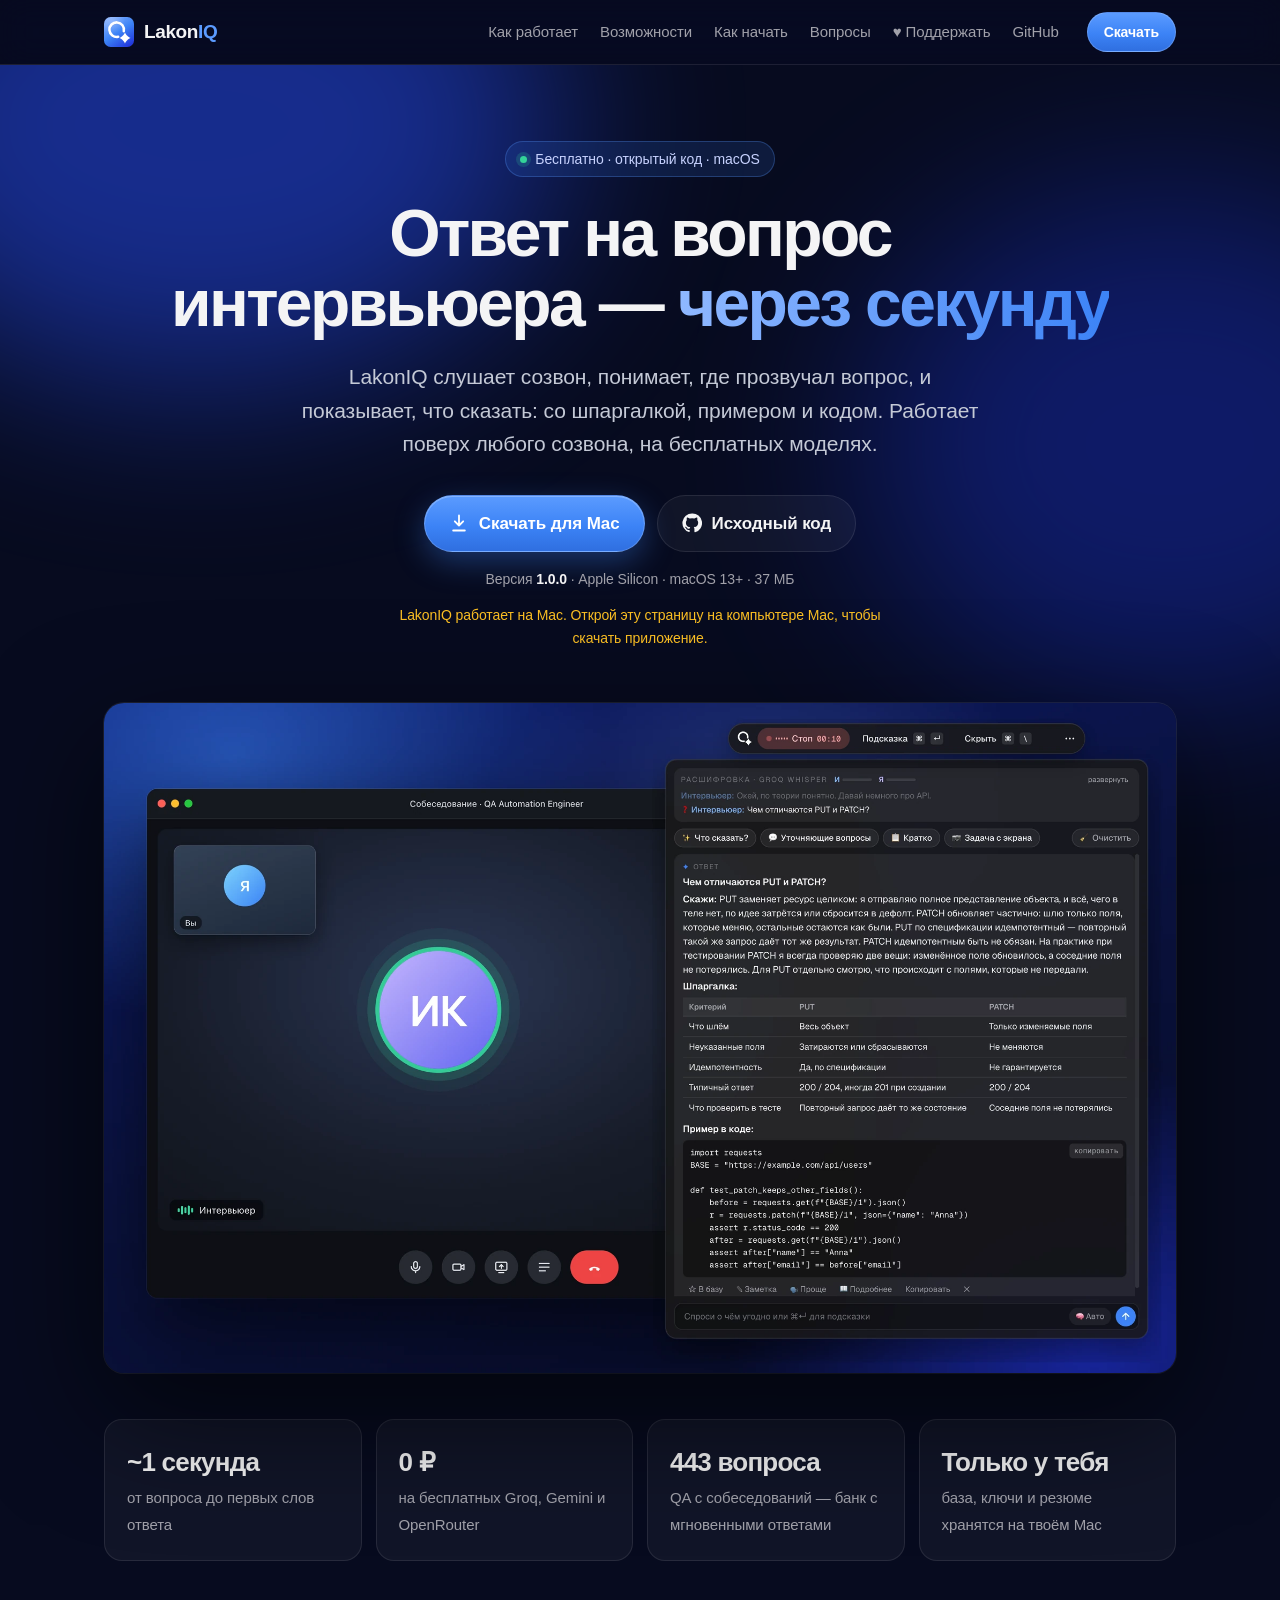
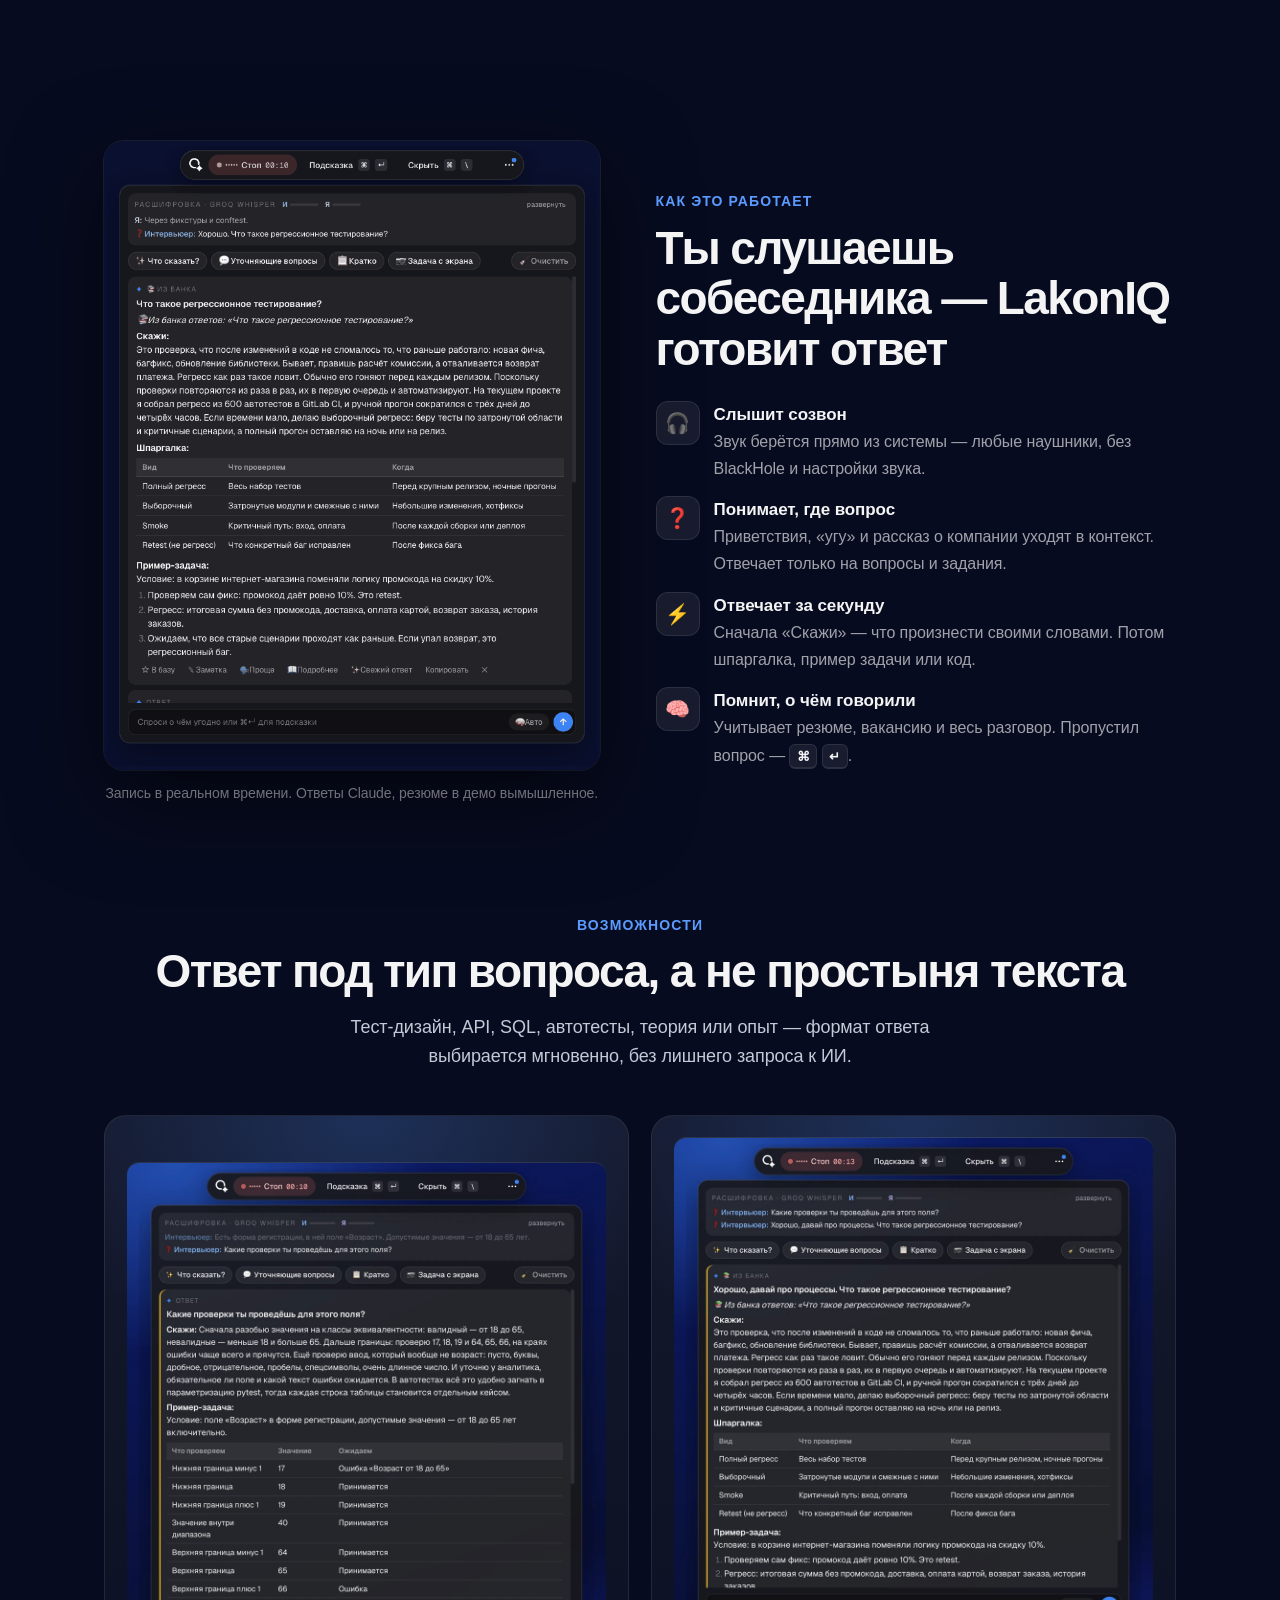
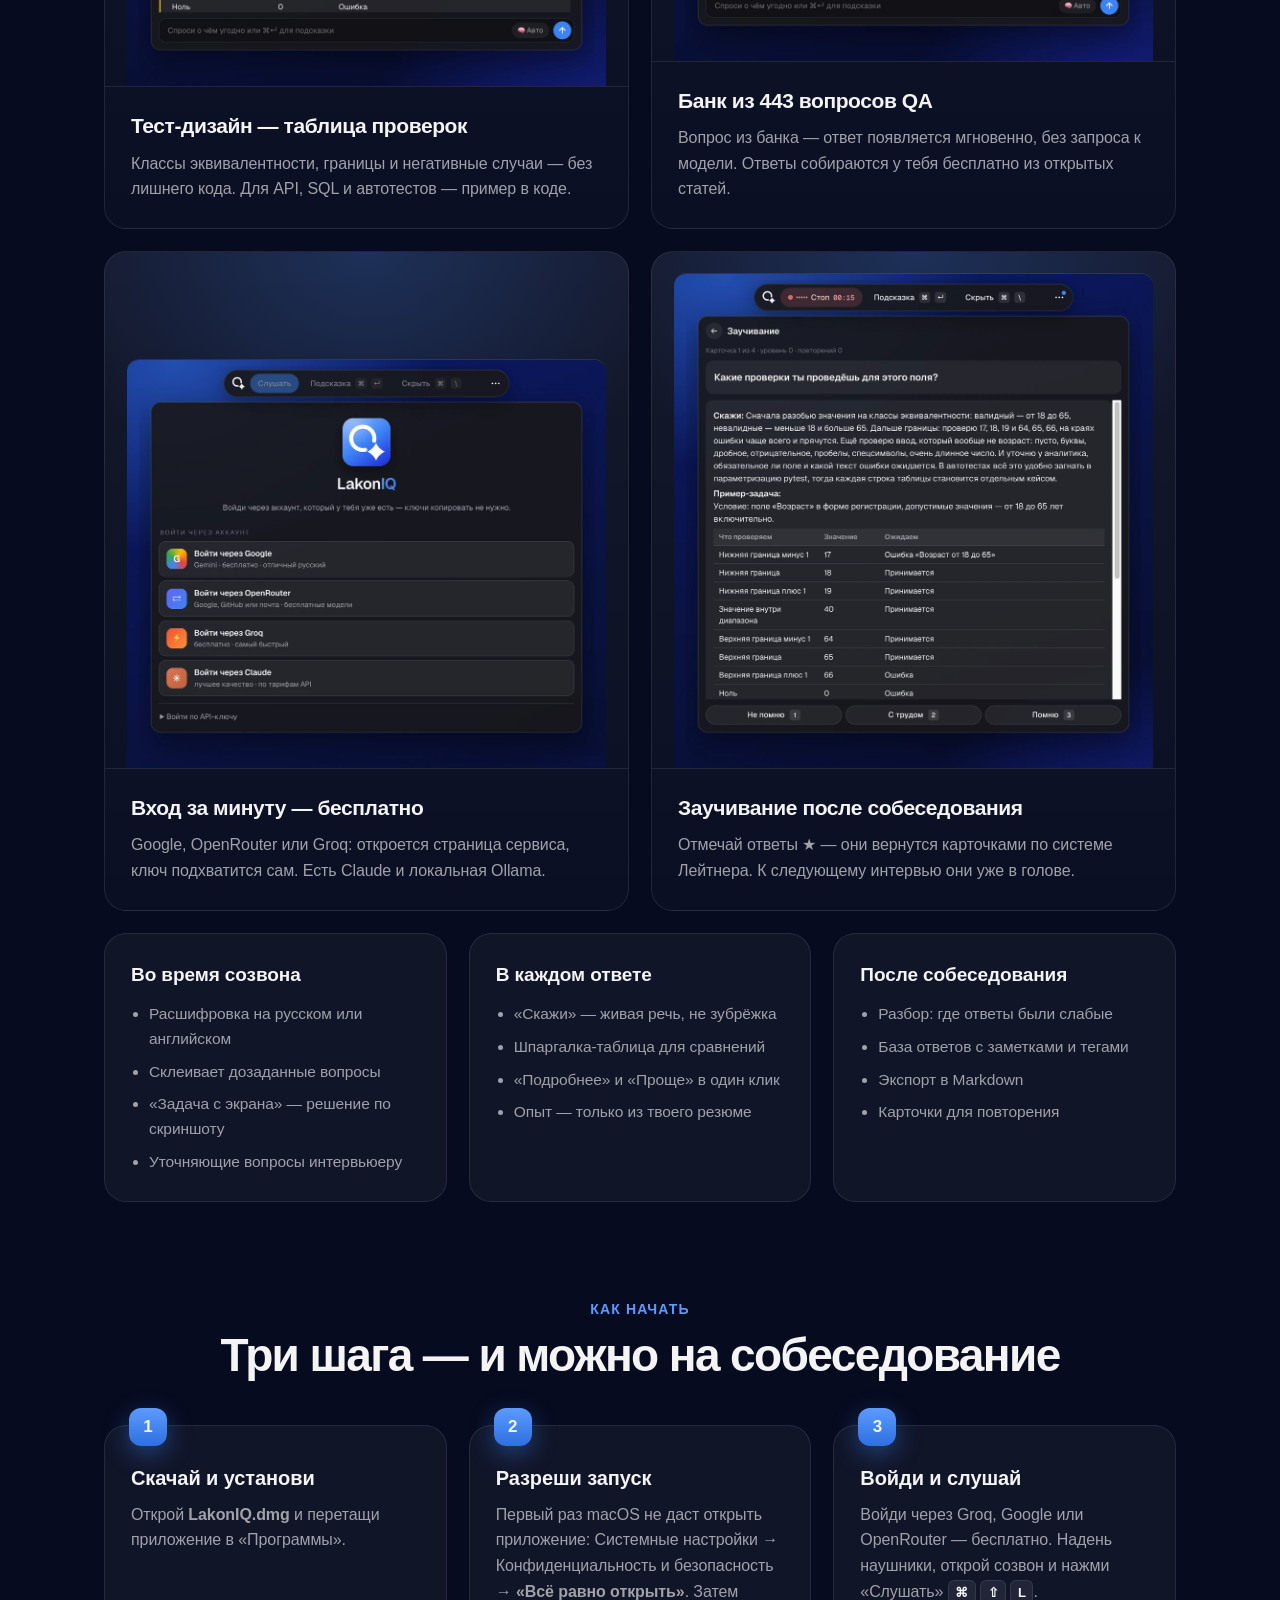
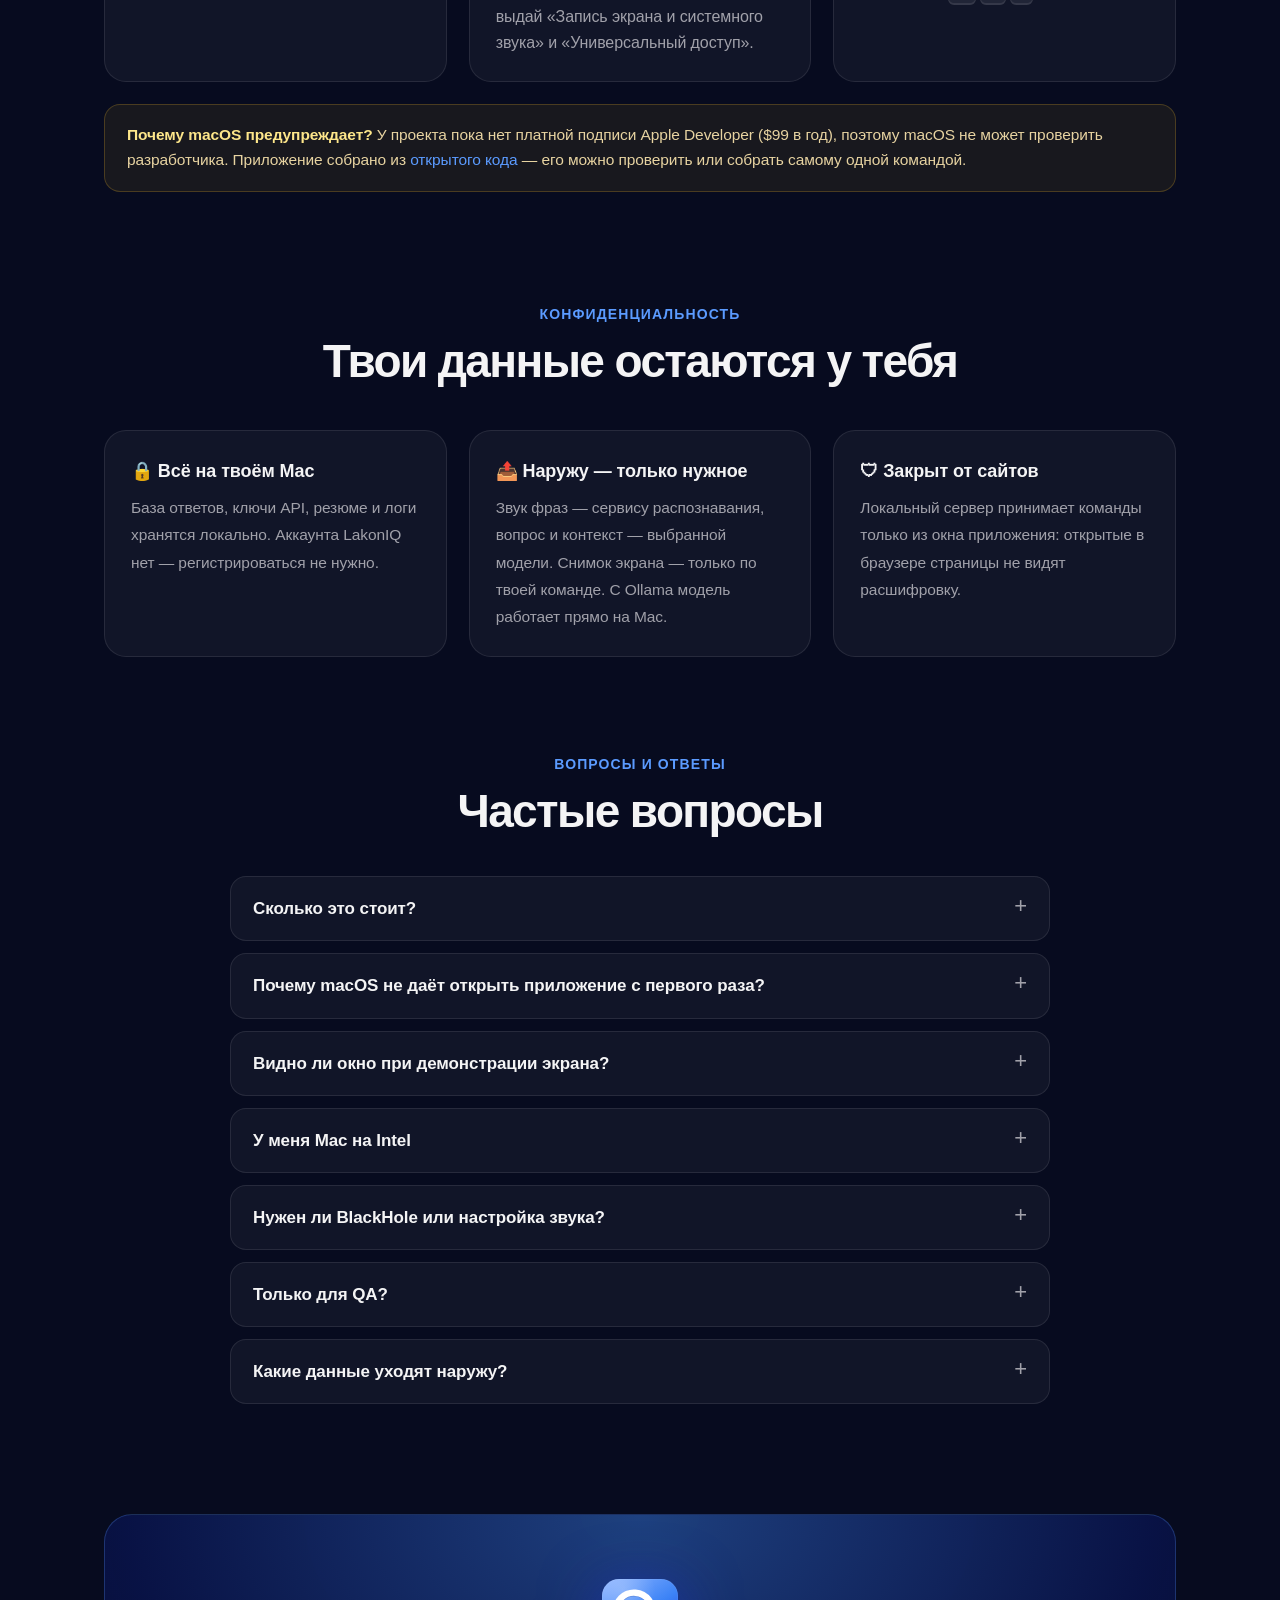
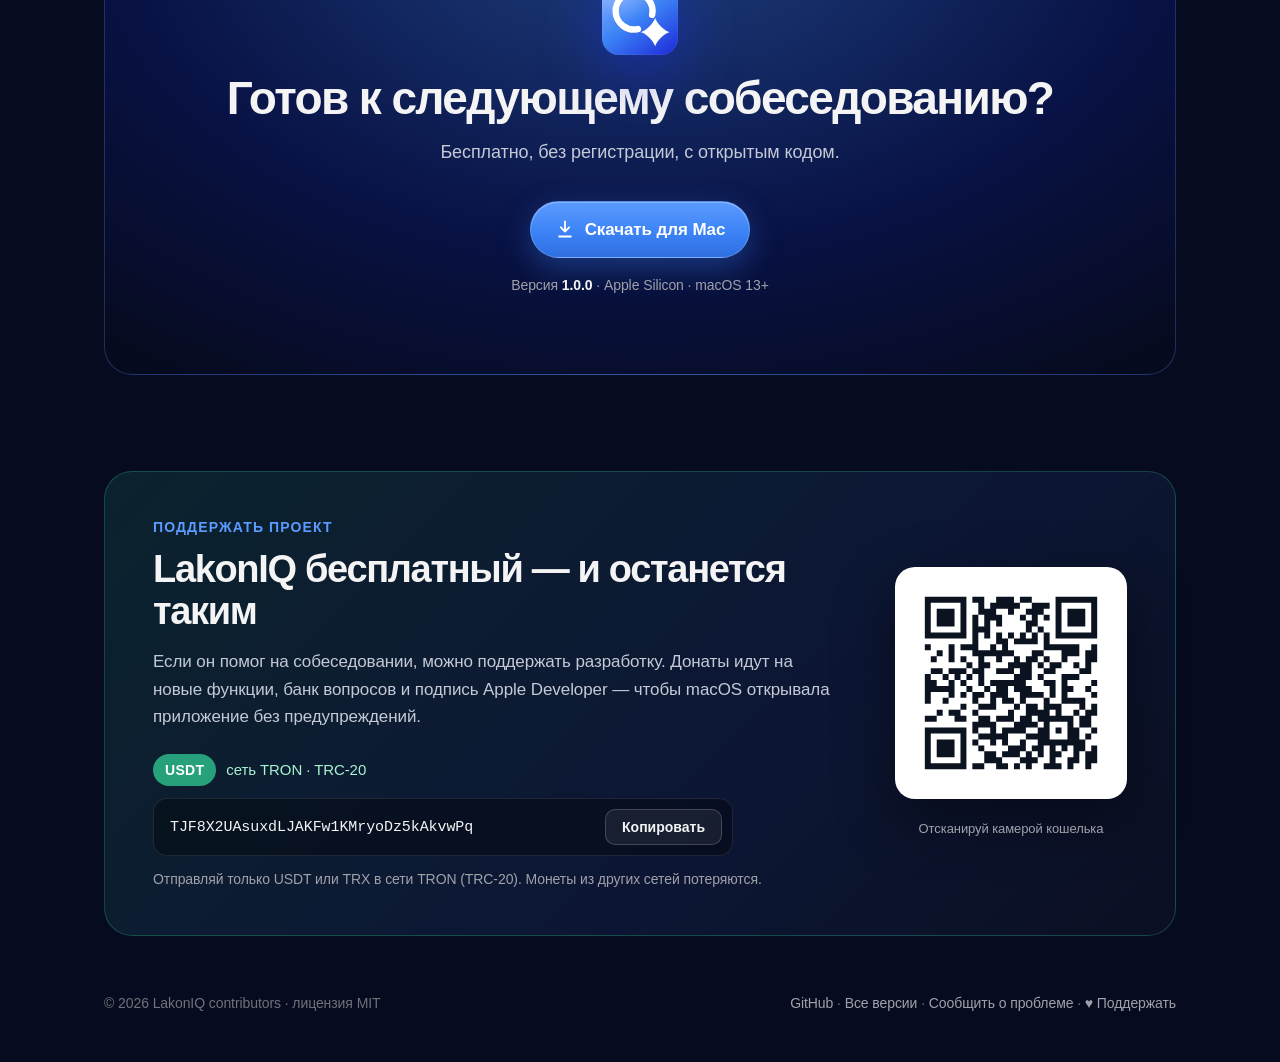
<file: docs/index.html>
<!doctype html>
<html lang="ru">
<head>
<meta charset="utf-8">
<meta name="viewport" content="width=device-width, initial-scale=1">
<title>LakonIQ — подсказчик для собеседований на macOS</title>
<meta name="description" content="LakonIQ слушает созвон, понимает, где вопрос интервьюера, и через секунду показывает, что ответить. Бесплатно, открытый код, данные на твоём Mac.">
<meta name="theme-color" content="#070b1f">
<link rel="icon" href="favicon.svg" type="image/svg+xml">
<meta property="og:type" content="website">
<meta property="og:title" content="LakonIQ — подсказчик для собеседований на macOS">
<meta property="og:description" content="Слышит вопрос интервьюера — через секунду показывает, что ответить. Бесплатно и с открытым кодом.">
<meta property="og:image" content="https://raw.githubusercontent.com/sturostov/LakonIQ/main/docs/assets/social-preview.png">
<meta property="og:image:width" content="1280">
<meta property="og:image:height" content="640">
<meta name="twitter:card" content="summary_large_image">
<link rel="preload" as="image" href="assets/hero.webp">
<style>
  :root {
    --bg: #070b1f; --bg-2: #0a1240; --navy: #0b1a6b;
    --blue: #3c83f6; --blue-2: #5b9bff; --blue-soft: rgba(60, 131, 246, .14);
    --text: #f4f4f5; --muted: #a1a1aa; --faint: #71717a;
    --card: rgba(255, 255, 255, .045); --card-2: rgba(255, 255, 255, .07); --line: rgba(255, 255, 255, .09);
    --good: #34d399;
    --radius: 18px;
    --max: 1120px;
    color-scheme: dark;
  }
  * { box-sizing: border-box; }
  html { scroll-behavior: smooth; }
  body {
    margin: 0; background: var(--bg); color: var(--text);
    font: 17px/1.6 -apple-system, BlinkMacSystemFont, "SF Pro Text", Inter, "Segoe UI", Roboto, sans-serif;
    -webkit-font-smoothing: antialiased; letter-spacing: -.005em;
  }
  a { color: var(--blue-2); text-decoration: none; }
  a:hover { text-decoration: underline; }
  img { max-width: 100%; height: auto; display: block; }
  kbd { font: 600 .82em/1 -apple-system, sans-serif; padding: .28em .5em; border-radius: 6px; background: var(--card-2);
        border: 1px solid var(--line); border-bottom-width: 2px; color: var(--text); }
  code { font: .88em ui-monospace, "SF Mono", Menlo, monospace; background: var(--card-2); padding: .15em .45em; border-radius: 6px; }
  .wrap { max-width: var(--max); margin: 0 auto; padding: 0 24px; }
  .glow { position: absolute; inset: 0; pointer-events: none; overflow: hidden; }
  .glow::before, .glow::after { content: ""; position: absolute; border-radius: 50%; filter: blur(90px); opacity: .55; }
  .glow::before { width: 720px; height: 520px; left: -160px; top: -200px; background: #2448e6; }
  .glow::after { width: 620px; height: 520px; right: -200px; top: 120px; background: #1c38ea; opacity: .35; }

  /* навигация */
  nav { position: sticky; top: 0; z-index: 10; backdrop-filter: saturate(160%) blur(16px); -webkit-backdrop-filter: saturate(160%) blur(16px);
        background: rgba(7, 11, 31, .72); border-bottom: 1px solid var(--line); }
  nav .wrap { display: flex; align-items: center; gap: 28px; height: 64px; }
  .brand { display: flex; align-items: center; gap: 10px; color: var(--text); font-weight: 700; font-size: 19px; letter-spacing: -.02em; }
  .brand:hover { text-decoration: none; }
  .brand img { width: 30px; height: 30px; }
  .brand .wm span { color: var(--blue-2); }
  .links { display: flex; gap: 22px; margin-left: auto; font-size: 15px; }
  .links a { color: var(--muted); }
  .links a:hover { color: var(--text); text-decoration: none; }

  /* кнопки */
  .btn { display: inline-flex; align-items: center; gap: 10px; padding: 14px 24px; border-radius: 999px; font-weight: 600; font-size: 17px;
         color: #fff; background: linear-gradient(180deg, #5b9bff, #3c83f6 55%, #2f6fe0); border: 1px solid rgba(255, 255, 255, .18);
         box-shadow: 0 10px 30px rgba(60, 131, 246, .35), inset 0 1px 0 rgba(255, 255, 255, .25); transition: transform .15s, box-shadow .15s; }
  .btn:hover { text-decoration: none; transform: translateY(-1px); box-shadow: 0 14px 38px rgba(60, 131, 246, .45), inset 0 1px 0 rgba(255, 255, 255, .25); }
  .btn svg { width: 20px; height: 20px; }
  .btn.ghost { background: var(--card); box-shadow: none; border-color: var(--line); color: var(--text); }
  .btn.ghost:hover { background: var(--card-2); }
  .btn.small { padding: 8px 16px; font-size: 14px; box-shadow: none; }
  .btn:focus-visible, a:focus-visible, summary:focus-visible { outline: 2px solid var(--blue-2); outline-offset: 3px; }

  /* первый экран */
  header.hero { position: relative; text-align: center; padding: 76px 0 40px; }
  .pill { display: inline-flex; gap: 8px; align-items: center; padding: 6px 14px; border-radius: 999px; font-size: 14px; color: #c7d2fe;
          background: var(--blue-soft); border: 1px solid rgba(91, 155, 255, .28); }
  .pill i { width: 7px; height: 7px; border-radius: 50%; background: var(--good); box-shadow: 0 0 0 4px rgba(52, 211, 153, .18); }
  h1 { font-size: clamp(36px, 5.6vw, 66px); line-height: 1.05; letter-spacing: -.04em; margin: 22px auto 0; max-width: 1040px; font-weight: 750; text-wrap: balance; }
  h1 em { font-style: normal; background: linear-gradient(90deg, #8fb8ff, #3c83f6); -webkit-background-clip: text; background-clip: text; color: transparent; }
  .lead { font-size: clamp(18px, 2.1vw, 21px); color: #c4c9d6; max-width: 700px; margin: 22px auto 0; }
  .cta { display: flex; gap: 12px; justify-content: center; flex-wrap: wrap; margin-top: 34px; }
  .meta { margin-top: 16px; font-size: 14px; color: var(--muted); }
  .meta b { color: var(--text); font-weight: 600; }
  .not-mac-note { display: none; margin: 14px auto 0; max-width: 520px; font-size: 14px; color: #fbbf24; }
  .not-mac .not-mac-note { display: block; }
  .shot-hero { position: relative; margin: 54px auto 0; max-width: 1080px; border-radius: 20px; overflow: hidden;
               box-shadow: 0 40px 120px rgba(0, 0, 0, .6), 0 0 0 1px var(--line); }

  /* цифры */
  .stats { display: grid; grid-template-columns: repeat(4, 1fr); gap: 14px; margin: 46px auto 0; }
  .stat { padding: 22px; border-radius: var(--radius); background: var(--card); border: 1px solid var(--line); text-align: left; }
  .stat b { display: block; font-size: 26px; letter-spacing: -.03em; }
  .stat span { color: var(--muted); font-size: 15px; }

  section { padding: 96px 0 0; position: relative; }
  .eyebrow { color: var(--blue-2); font-weight: 600; font-size: 14px; letter-spacing: .08em; text-transform: uppercase; }
  h2 { font-size: clamp(30px, 4.2vw, 46px); line-height: 1.1; letter-spacing: -.035em; margin: 10px 0 0; font-weight: 720; }
  .sub { color: #c4c9d6; max-width: 680px; margin: 16px 0 0; font-size: 18px; }
  .center { text-align: center; } .center .sub { margin-left: auto; margin-right: auto; }

  /* демо */
  .demo { display: grid; grid-template-columns: minmax(0, 1fr) minmax(0, 1.05fr); gap: 56px; align-items: center; margin-top: 44px; }
  .demo .frame { border-radius: 20px; overflow: hidden; background: #0a1030; box-shadow: 0 30px 90px rgba(0, 0, 0, .55), 0 0 0 1px var(--line); }
  .demo .caption { font-size: 14px; color: var(--faint); margin-top: 12px; text-align: center; }
  .flow { list-style: none; padding: 0; margin: 26px 0 0; display: grid; gap: 14px; }
  .flow li { display: grid; grid-template-columns: 44px 1fr; gap: 14px; align-items: start; }
  .flow .ico { width: 44px; height: 44px; border-radius: 12px; display: grid; place-items: center; background: var(--card-2); border: 1px solid var(--line); font-size: 20px; }
  .flow b { display: block; }
  .flow span { color: var(--muted); font-size: 16px; }

  /* возможности */
  .grid2 { display: grid; grid-template-columns: repeat(2, minmax(0, 1fr)); gap: 22px; margin-top: 44px; }
  .feat { display: flex; flex-direction: column; border-radius: 22px; background: linear-gradient(180deg, rgba(255, 255, 255, .06), rgba(255, 255, 255, .02)); border: 1px solid var(--line); overflow: hidden; }
  .feat .img { flex: 1; display: flex; align-items: flex-end; padding: 22px 22px 0; background: radial-gradient(90% 70% at 50% 0%, rgba(60, 131, 246, .22), transparent 70%); }
  .feat .img img { border-radius: 12px 12px 0 0; box-shadow: 0 -1px 0 var(--line); }
  .feat .txt { padding: 22px 26px 26px; border-top: 1px solid var(--line); }
  .feat h3 { margin: 0; font-size: 21px; letter-spacing: -.02em; }
  .feat p { margin: 8px 0 0; color: var(--muted); font-size: 16px; }
  .cols3 { display: grid; grid-template-columns: repeat(3, minmax(0, 1fr)); gap: 22px; margin-top: 22px; }
  .col { padding: 26px; border-radius: 22px; background: var(--card); border: 1px solid var(--line); }
  .col h3 { margin: 0 0 12px; font-size: 19px; }
  .col ul { margin: 0; padding-left: 18px; color: var(--muted); font-size: 15.5px; display: grid; gap: 8px; }

  /* шаги */
  .steps { display: grid; grid-template-columns: repeat(3, minmax(0, 1fr)); gap: 22px; margin-top: 44px; counter-reset: s; }
  .step { position: relative; padding: 30px 26px 26px; border-radius: 22px; background: var(--card); border: 1px solid var(--line); }
  .step::before { counter-increment: s; content: counter(s); position: absolute; top: -18px; left: 24px; width: 38px; height: 38px; border-radius: 12px;
                  display: grid; place-items: center; font-weight: 700; background: linear-gradient(180deg, #5b9bff, #2f6fe0); box-shadow: 0 8px 24px rgba(60, 131, 246, .4); }
  .step h3 { margin: 6px 0 8px; font-size: 20px; }
  .step p { margin: 0; color: var(--muted); font-size: 16px; }
  .note { margin-top: 22px; padding: 18px 22px; border-radius: 16px; background: rgba(251, 191, 36, .07); border: 1px solid rgba(251, 191, 36, .22); color: #e7d3a1; font-size: 15.5px; }
  .note b { color: #fde68a; }

  /* приватность */
  .priv { display: grid; grid-template-columns: repeat(3, minmax(0, 1fr)); gap: 22px; margin-top: 44px; }
  .priv div { padding: 26px; border-radius: 22px; background: var(--card); border: 1px solid var(--line); }
  .priv b { display: block; font-size: 18px; margin-bottom: 8px; }
  .priv span { color: var(--muted); font-size: 15.5px; }

  /* вопросы */
  .faq { max-width: 820px; margin: 40px auto 0; display: grid; gap: 12px; }
  details { border-radius: 16px; background: var(--card); border: 1px solid var(--line); padding: 0 22px; }
  details[open] { background: var(--card-2); }
  summary { cursor: pointer; list-style: none; padding: 18px 0; font-weight: 600; font-size: 17px; display: flex; justify-content: space-between; gap: 16px; }
  summary::-webkit-details-marker { display: none; }
  summary::after { content: "+"; color: var(--muted); font-weight: 400; font-size: 22px; line-height: 1; transition: transform .2s; }
  details[open] summary::after { transform: rotate(45deg); }
  details p { margin: 0 0 18px; color: #c4c9d6; font-size: 16px; }

  /* финал */
  .final { margin: 110px auto 0; padding: 64px 24px; border-radius: 28px; text-align: center; position: relative; overflow: hidden;
           background: radial-gradient(80% 120% at 50% 0%, rgba(60, 131, 246, .45), rgba(11, 26, 107, .5) 60%, rgba(7, 11, 31, .2));
           border: 1px solid rgba(91, 155, 255, .25); }
  .final img.logo { width: 76px; height: 76px; margin: 0 auto 18px; filter: drop-shadow(0 12px 30px rgba(32, 51, 220, .6)); }
  /* поддержать проект */
  .donate { display: grid; grid-template-columns: minmax(0, 1fr) auto; gap: 48px; align-items: center; padding: 44px 48px; border-radius: 28px;
            background: linear-gradient(135deg, rgba(38, 161, 123, .16), rgba(60, 131, 246, .10) 60%, rgba(255, 255, 255, .02));
            border: 1px solid rgba(52, 211, 153, .26); }
  .donate h2 { font-size: clamp(26px, 3.4vw, 38px); }
  .donate .sub { font-size: 17px; }
  .coin { display: flex; gap: 10px; align-items: center; flex-wrap: wrap; margin-top: 24px; }
  .coin .tok { padding: 5px 12px; border-radius: 999px; background: #26a17b; color: #fff; font-weight: 700; font-size: 14px; letter-spacing: .02em; }
  .coin .net { color: #a7f3d0; font-size: 15px; }
  .addr { display: flex; gap: 10px; align-items: center; margin-top: 12px; padding: 10px 10px 10px 16px; border-radius: 14px;
          background: rgba(0, 0, 0, .35); border: 1px solid var(--line); max-width: 580px; }
  .addr code { background: none; padding: 0; font-size: 15px; color: var(--text); overflow-wrap: anywhere; flex: 1; }
  .copy { flex: none; cursor: pointer; padding: 9px 16px; border-radius: 10px; border: 1px solid rgba(255, 255, 255, .18); background: var(--card-2);
          color: var(--text); font: 600 14px -apple-system, BlinkMacSystemFont, sans-serif; transition: background .15s; }
  .copy:hover { background: rgba(255, 255, 255, .12); }
  .copy.done { background: #26a17b; border-color: #26a17b; }
  .donate .warn { margin: 12px 0 0; font-size: 14px; color: var(--muted); }
  .qrbox { text-align: center; }
  .qr { display: inline-block; padding: 12px; border-radius: 20px; background: #fff; box-shadow: 0 20px 60px rgba(0, 0, 0, .45); }
  .qr img { width: 208px; height: 208px; }
  .qrbox span { display: block; margin-top: 12px; color: var(--muted); font-size: 13px; }
  footer { padding: 56px 0 48px; color: var(--faint); font-size: 14px; }
  footer .wrap { display: flex; gap: 18px; flex-wrap: wrap; justify-content: space-between; }
  footer a { color: var(--muted); }

  @media (max-width: 900px) {
    .links { display: none; }
    nav .btn.small { margin-left: auto; }
    .stats { grid-template-columns: repeat(2, 1fr); }
    .demo, .grid2, .cols3, .steps, .priv { grid-template-columns: 1fr; }
    .demo { gap: 32px; }
    .steps { gap: 34px; }
    .donate { grid-template-columns: 1fr; gap: 30px; padding: 30px 22px; }
  }
  @media (max-width: 520px) {
    body { font-size: 16px; }
    .wrap { padding: 0 16px; }
    header.hero { padding-top: 48px; }
    .stats { grid-template-columns: 1fr 1fr; gap: 10px; }
    .stat { padding: 16px; }
    .stat b { font-size: 21px; }
    .btn:not(.small) { width: 100%; justify-content: center; }
    .shot-hero { border-radius: 12px; }
    .addr code { font-size: 13px; }
  }
  @media (prefers-reduced-motion: reduce) { html { scroll-behavior: auto; } .btn { transition: none; } }
</style>
</head>
<body>

<nav>
  <div class="wrap">
    <a class="brand" href="#top"><img src="favicon.svg" alt=""><span class="wm">Lakon<span>IQ</span></span></a>
    <div class="links">
      <a href="#how">Как работает</a>
      <a href="#features">Возможности</a>
      <a href="#start">Как начать</a>
      <a href="#faq">Вопросы</a>
      <a href="#donate">♥ Поддержать</a>
      <a href="https://github.com/sturostov/LakonIQ">GitHub</a>
    </div>
    <a class="btn small" href="https://github.com/sturostov/LakonIQ/releases/latest/download/LakonIQ.dmg">Скачать</a>
  </div>
</nav>

<header class="hero" id="top">
  <div class="glow"></div>
  <div class="wrap" style="position: relative">
    <span class="pill"><i></i>Бесплатно · открытый код · macOS</span>
    <h1>Ответ на вопрос интервьюера&nbsp;— <em>через секунду</em></h1>
    <p class="lead">LakonIQ слушает созвон, понимает, где прозвучал вопрос, и показывает, что сказать: со шпаргалкой, примером и кодом. Работает поверх любого созвона, на бесплатных моделях.</p>
    <div class="cta">
      <a class="btn" href="https://github.com/sturostov/LakonIQ/releases/latest/download/LakonIQ.dmg">
        <svg viewBox="0 0 24 24" fill="none" stroke="currentColor" stroke-width="2.2" stroke-linecap="round" stroke-linejoin="round"><path d="M12 3v12m0 0-5-5m5 5 5-5M5 21h14"/></svg>
        Скачать для Mac
      </a>
      <a class="btn ghost" href="https://github.com/sturostov/LakonIQ">
        <svg viewBox="0 0 24 24" fill="currentColor"><path d="M12 .5a11.5 11.5 0 0 0-3.64 22.41c.58.1.79-.25.79-.56v-2c-3.2.7-3.88-1.37-3.88-1.37-.53-1.33-1.28-1.69-1.28-1.69-1.05-.72.08-.7.08-.7 1.16.08 1.77 1.19 1.77 1.19 1.03 1.77 2.71 1.26 3.37.96.1-.75.4-1.26.73-1.55-2.56-.29-5.25-1.28-5.25-5.68 0-1.26.45-2.28 1.19-3.09-.12-.29-.52-1.46.11-3.05 0 0 .97-.31 3.17 1.18a11 11 0 0 1 5.77 0c2.2-1.49 3.17-1.18 3.17-1.18.63 1.59.23 2.76.11 3.05.74.81 1.19 1.83 1.19 3.09 0 4.41-2.7 5.38-5.27 5.67.41.36.78 1.06.78 2.14v3.17c0 .31.21.67.8.56A11.5 11.5 0 0 0 12 .5Z"/></svg>
        Исходный код
      </a>
    </div>
    <p class="meta">Версия <b data-version>1.0.0</b> · Apple Silicon · macOS 13+ · <span data-size>37 МБ</span></p>
    <p class="not-mac-note">LakonIQ работает на Mac. Открой эту страницу на компьютере Mac, чтобы скачать приложение.</p>
    <div class="shot-hero"><img src="assets/hero.webp" width="2000" height="1250" alt="Окно LakonIQ поверх видеозвонка: вопрос интервьюера в расшифровке и готовый ответ — что сказать, шпаргалка-таблица и пример кода"></div>
    <div class="stats">
      <div class="stat"><b>~1 секунда</b><span>от вопроса до первых слов ответа</span></div>
      <div class="stat"><b>0 ₽</b><span>на бесплатных Groq, Gemini и OpenRouter</span></div>
      <div class="stat"><b>443 вопроса</b><span>QA с собеседований — банк с мгновенными ответами</span></div>
      <div class="stat"><b>Только у тебя</b><span>база, ключи и резюме хранятся на твоём Mac</span></div>
    </div>
  </div>
</header>

<section id="how">
  <div class="wrap">
    <div class="demo">
      <div>
        <div class="frame"><img src="assets/demo.gif" width="768" height="974" loading="lazy" alt="Анимация: вопрос из банка получает ответ сразу, на вопрос про PUT и PATCH ответ начинает печататься через секунду"></div>
        <p class="caption">Запись в реальном времени. Ответы Claude, резюме в демо вымышленное.</p>
      </div>
      <div>
        <div class="eyebrow">Как это работает</div>
        <h2>Ты слушаешь собеседника — LakonIQ готовит ответ</h2>
        <ul class="flow">
          <li><div class="ico">🎧</div><div><b>Слышит созвон</b><span>Звук берётся прямо из системы — любые наушники, без BlackHole и настройки звука.</span></div></li>
          <li><div class="ico">❓</div><div><b>Понимает, где вопрос</b><span>Приветствия, «угу» и рассказ о компании уходят в контекст. Отвечает только на вопросы и задания.</span></div></li>
          <li><div class="ico">⚡</div><div><b>Отвечает за секунду</b><span>Сначала «Скажи» — что произнести своими словами. Потом шпаргалка, пример задачи или код.</span></div></li>
          <li><div class="ico">🧠</div><div><b>Помнит, о чём говорили</b><span>Учитывает резюме, вакансию и весь разговор. Пропустил вопрос — <kbd>⌘</kbd> <kbd>↵</kbd>.</span></div></li>
        </ul>
      </div>
    </div>
  </div>
</section>

<section id="features">
  <div class="wrap">
    <div class="center">
      <div class="eyebrow">Возможности</div>
      <h2>Ответ под тип вопроса, а не простыня текста</h2>
      <p class="sub">Тест-дизайн, API, SQL, автотесты, теория или опыт — формат ответа выбирается мгновенно, без лишнего запроса к ИИ.</p>
    </div>
    <div class="grid2">
      <div class="feat">
        <div class="img"><img src="assets/testdesign.webp" width="1000" height="1092" loading="lazy" alt="Таблица проверок поля «Возраст» от 18 до 65"></div>
        <div class="txt"><h3>Тест-дизайн — таблица проверок</h3><p>Классы эквивалентности, границы и негативные случаи — без лишнего кода. Для API, SQL и автотестов — пример в коде.</p></div>
      </div>
      <div class="feat">
        <div class="img"><img src="assets/bank.webp" width="1000" height="1092" loading="lazy" alt="Мгновенный ответ из банка на вопрос о регрессионном тестировании"></div>
        <div class="txt"><h3>Банк из 443 вопросов QA</h3><p>Вопрос из банка — ответ появляется мгновенно, без запроса к модели. Ответы собираются у тебя бесплатно из открытых статей.</p></div>
      </div>
      <div class="feat">
        <div class="img"><img src="assets/login.webp" width="1000" height="851" loading="lazy" alt="Экран входа: Google, OpenRouter, Groq или Claude"></div>
        <div class="txt"><h3>Вход за минуту — бесплатно</h3><p>Google, OpenRouter или Groq: откроется страница сервиса, ключ подхватится сам. Есть Claude и локальная Ollama.</p></div>
      </div>
      <div class="feat">
        <div class="img"><img src="assets/study.webp" width="1000" height="1031" loading="lazy" alt="Режим заучивания с оценками «Не помню», «С трудом», «Помню»"></div>
        <div class="txt"><h3>Заучивание после собеседования</h3><p>Отмечай ответы ★ — они вернутся карточками по системе Лейтнера. К следующему интервью они уже в голове.</p></div>
      </div>
    </div>
    <div class="cols3">
      <div class="col"><h3>Во время созвона</h3><ul>
        <li>Расшифровка на русском или английском</li>
        <li>Склеивает дозаданные вопросы</li>
        <li>«Задача с экрана» — решение по скриншоту</li>
        <li>Уточняющие вопросы интервьюеру</li></ul></div>
      <div class="col"><h3>В каждом ответе</h3><ul>
        <li>«Скажи» — живая речь, не зубрёжка</li>
        <li>Шпаргалка-таблица для сравнений</li>
        <li>«Подробнее» и «Проще» в один клик</li>
        <li>Опыт — только из твоего резюме</li></ul></div>
      <div class="col"><h3>После собеседования</h3><ul>
        <li>Разбор: где ответы были слабые</li>
        <li>База ответов с заметками и тегами</li>
        <li>Экспорт в Markdown</li>
        <li>Карточки для повторения</li></ul></div>
    </div>
  </div>
</section>

<section id="start">
  <div class="wrap">
    <div class="center">
      <div class="eyebrow">Как начать</div>
      <h2>Три шага — и можно на собеседование</h2>
    </div>
    <div class="steps">
      <div class="step"><h3>Скачай и установи</h3><p>Открой <b>LakonIQ.dmg</b> и перетащи приложение в «Программы».</p></div>
      <div class="step"><h3>Разреши запуск</h3><p>Первый раз macOS не даст открыть приложение: Системные настройки → Конфиденциальность и безопасность → <b>«Всё равно открыть»</b>. Затем выдай «Запись экрана и системного звука» и «Универсальный доступ».</p></div>
      <div class="step"><h3>Войди и слушай</h3><p>Войди через Groq, Google или OpenRouter — бесплатно. Надень наушники, открой созвон и нажми «Слушать» <kbd>⌘</kbd> <kbd>⇧</kbd> <kbd>L</kbd>.</p></div>
    </div>
    <p class="note"><b>Почему macOS предупреждает?</b> У проекта пока нет платной подписи Apple Developer ($99 в год), поэтому macOS не может проверить разработчика. Приложение собрано из <a href="https://github.com/sturostov/LakonIQ">открытого кода</a> — его можно проверить или собрать самому одной командой.</p>
  </div>
</section>

<section id="privacy">
  <div class="wrap">
    <div class="center">
      <div class="eyebrow">Конфиденциальность</div>
      <h2>Твои данные остаются у тебя</h2>
    </div>
    <div class="priv">
      <div><b>🔒 Всё на твоём Mac</b><span>База ответов, ключи API, резюме и логи хранятся локально. Аккаунта LakonIQ нет — регистрироваться не нужно.</span></div>
      <div><b>📤 Наружу — только нужное</b><span>Звук фраз — сервису распознавания, вопрос и контекст — выбранной модели. Снимок экрана — только по твоей команде. С Ollama модель работает прямо на Mac.</span></div>
      <div><b>🛡 Закрыт от сайтов</b><span>Локальный сервер принимает команды только из окна приложения: открытые в браузере страницы не видят расшифровку.</span></div>
    </div>
  </div>
</section>

<section id="faq">
  <div class="wrap">
    <div class="center">
      <div class="eyebrow">Вопросы и ответы</div>
      <h2>Частые вопросы</h2>
    </div>
    <div class="faq">
      <details><summary>Сколько это стоит?</summary><p>Приложение бесплатное. Модели — тоже можно бесплатно: Groq, Gemini и бесплатные модели OpenRouter. Claude платный, по тарифам API. Распознавание речи бесплатно через Groq; Deepgram быстрее и даёт $200 при регистрации.</p></details>
      <details><summary>Почему macOS не даёт открыть приложение с первого раза?</summary><p>У проекта нет платной подписи Apple Developer, поэтому macOS не может проверить разработчика. Открой Системные настройки → Конфиденциальность и безопасность и нажми «Всё равно открыть» — это нужно один раз. На macOS 13–14 можно и так: правый клик по LakonIQ в «Программах» → «Открыть».</p></details>
      <details><summary>Видно ли окно при демонстрации экрана?</summary><p>Да. LakonIQ — обычное окно поверх остальных: оно не прячется от демонстрации экрана, записи и прокторинга.</p></details>
      <details><summary>У меня Mac на Intel</summary><p>Готовая сборка — для Apple Silicon (M1 и новее). На Intel приложение собирается из исходников одной командой: <code>./build_mac.sh --install</code> — инструкция <a href="https://github.com/sturostov/LakonIQ#install">на GitHub</a>.</p></details>
      <details><summary>Нужен ли BlackHole или настройка звука?</summary><p>Нет. Звук созвона берётся из системы через ScreenCaptureKit — подойдут любые наушники, AirPods или проводные.</p></details>
      <details><summary>Только для QA?</summary><p>Нет: роль, резюме и вакансия задаются в настройках, и ответы подстраиваются под них. Для QA и Automation QA на Python есть готовый банк из 443 вопросов.</p></details>
      <details><summary>Какие данные уходят наружу?</summary><p>Только то, что нужно для ответа, и только выбранным тобой сервисам: звук фраз — сервису распознавания (Groq или Deepgram), вопрос, контекст разговора и резюме — выбранной модели, снимок экрана — когда ты сам просишь подсказку или решение задачи с экрана.</p></details>
    </div>

    <div class="final">
      <img class="logo" src="favicon.svg" alt="">
      <h2>Готов к следующему собеседованию?</h2>
      <p class="sub" style="margin: 14px auto 0">Бесплатно, без регистрации, с открытым кодом.</p>
      <div class="cta">
        <a class="btn" href="https://github.com/sturostov/LakonIQ/releases/latest/download/LakonIQ.dmg">
          <svg viewBox="0 0 24 24" fill="none" stroke="currentColor" stroke-width="2.2" stroke-linecap="round" stroke-linejoin="round"><path d="M12 3v12m0 0-5-5m5 5 5-5M5 21h14"/></svg>
          Скачать для Mac
        </a>
      </div>
      <p class="meta">Версия <b data-version>1.0.0</b> · Apple Silicon · macOS 13+</p>
    </div>
  </div>
</section>

<section id="donate">
  <div class="wrap">
    <div class="donate">
      <div>
        <div class="eyebrow">Поддержать проект</div>
        <h2>LakonIQ бесплатный — и останется таким</h2>
        <p class="sub">Если он помог на собеседовании, можно поддержать разработку. Донаты идут на новые функции, банк вопросов и подпись Apple Developer — чтобы macOS открывала приложение без предупреждений.</p>
        <div class="coin"><span class="tok">USDT</span><span class="net">сеть TRON · TRC-20</span></div>
        <div class="addr"><code id="addr">TJF8X2UAsuxdLJAKFw1KMryoDz5kAkvwPq</code><button class="copy" type="button" data-copy="TJF8X2UAsuxdLJAKFw1KMryoDz5kAkvwPq">Копировать</button></div>
        <p class="warn">Отправляй только USDT или TRX в сети TRON (TRC-20). Монеты из других сетей потеряются.</p>
      </div>
      <div class="qrbox">
        <div class="qr"><img src="assets/donate-usdt-trc20.svg" width="208" height="208" alt="QR-код адреса USDT в сети TRON"></div>
        <span>Отсканируй камерой кошелька</span>
      </div>
    </div>
  </div>
</section>

<footer>
  <div class="wrap">
    <span>© 2026 LakonIQ contributors · лицензия MIT</span>
    <span><a href="https://github.com/sturostov/LakonIQ">GitHub</a> · <a href="https://github.com/sturostov/LakonIQ/releases">Все версии</a> · <a href="https://github.com/sturostov/LakonIQ/issues">Сообщить о проблеме</a> · <a href="#donate">♥ Поддержать</a></span>
  </div>
</footer>

<script>
  (function () {
    var ua = navigator.userAgent || "";
    var plat = (navigator.userAgentData && navigator.userAgentData.platform) || navigator.platform || ua;
    var isMac = /mac/i.test(plat) && !/iphone|ipad|ipod/i.test(ua) && !(navigator.maxTouchPoints > 1);
    if (!isMac) document.documentElement.classList.add("not-mac");
    document.querySelectorAll("[data-copy]").forEach(function (b) {
      b.addEventListener("click", function () {
        var text = b.getAttribute("data-copy");
        function done() {
          b.textContent = "Скопировано ✓"; b.classList.add("done");
          setTimeout(function () { b.textContent = "Копировать"; b.classList.remove("done"); }, 2000);
        }
        function fallback() {
          var r = document.createRange(); r.selectNodeContents(document.getElementById("addr"));
          var s = window.getSelection(); s.removeAllRanges(); s.addRange(r);
          try { if (document.execCommand("copy")) done(); } catch (e) {}
        }
        if (navigator.clipboard && navigator.clipboard.writeText) navigator.clipboard.writeText(text).then(done, fallback);
        else fallback();
      });
    });
    fetch("https://api.github.com/repos/sturostov/LakonIQ/releases/latest")
      .then(function (r) { return r.ok ? r.json() : null; })
      .then(function (rel) {
        if (!rel || !rel.tag_name) return;
        var v = rel.tag_name.replace(/^v/, "");
        document.querySelectorAll("[data-version]").forEach(function (e) { e.textContent = v; });
        var dmg = (rel.assets || []).filter(function (a) { return /\.dmg$/.test(a.name); })[0];
        if (dmg) document.querySelectorAll("[data-size]").forEach(function (e) { e.textContent = Math.round(dmg.size / 1048576) + " МБ"; });
      })
      .catch(function () {});
  })();
</script>
</body>
</html>
</file>
